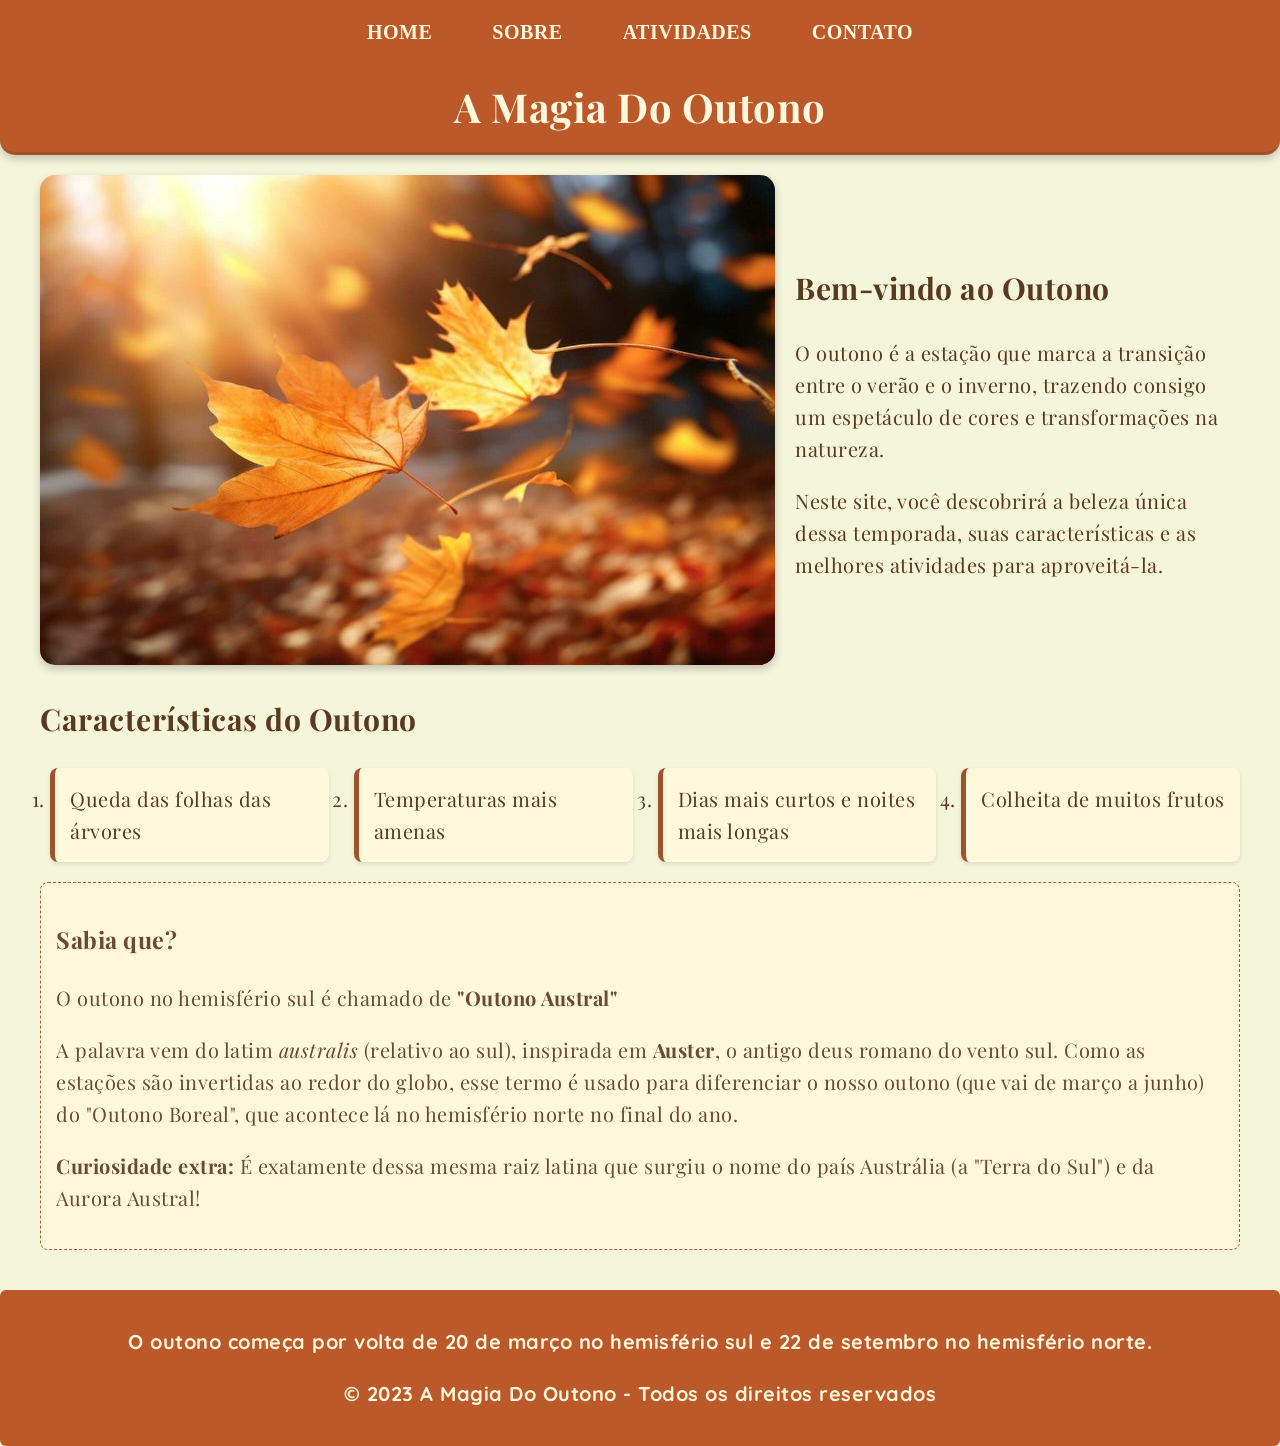
<file: index.html>
<!DOCTYPE html>
<html lang="pt-BR">

<head>
    <meta charset="UTF-8">
    <meta name="viewport" content="width=device-width, initial-scale=1.0">
    <title>Magia do Outono</title>
    <link rel="stylesheet" href="css/estilo.css">
    <link href="https://fonts.googleapis.com/css2?family=Playfair+Display:wght@400;700&display=swap" rel="stylesheet">
    <link
        href="https://fonts.googleapis.com/css2?family=Playfair+Display:wght@400;700&family=IM+Fell+English&family=Rye&family=EB+Garamond&family=Quicksand:wght@400;600&family=Pirata+One&display=swap"
        rel="stylesheet">
</head>

<body>

    <header>
        <nav>
            <ul>
                <li><a href="index.html">HOME</a></li>
                <li><a href="sobre.html">SOBRE</a></li>
                <li><a href="atividades.html">ATIVIDADES</a></li>
                <li><a href="contato.html">CONTATO</a></li>
            </ul>
        </nav>
        <h1>A Magia Do Outono</h1>
    </header>

    <main>
        <article>
            <section class="destaque">
                <img src="img/folhas.jpg" alt="Folhas de outono caindo">
                <div class="texto-destaque">
                    <h2>Bem-vindo ao Outono</h2>
                    <p>O outono é a estação que marca a transição entre o verão e o inverno, trazendo consigo um
                        espetáculo de cores e transformações na natureza.</p>
                    <p>Neste site, você descobrirá a beleza única dessa temporada, suas características e as melhores
                        atividades para aproveitá-la.</p>
                </div>
            </section>

            <section class="caracteristicas">
                <h2>Características do Outono</h2>
                <ol>
                    <li>Queda das folhas das árvores</li>
                    <li>Temperaturas mais amenas</li>
                    <li>Dias mais curtos e noites mais longas</li>
                    <li>Colheita de muitos frutos</li>
                </ol>
            </section>

            <aside class="curiosidade">
                <h3>Sabia que?</h3>
                <p>O outono no hemisfério sul é chamado de <strong>"Outono Austral"</strong></p>
                <p>
                    A palavra vem do latim <em>australis</em> (relativo ao sul), inspirada em <strong>Auster</strong>, o
                    antigo deus romano do vento sul. Como as estações são invertidas ao redor do globo, esse termo é
                    usado para diferenciar o nosso outono (que vai de março a junho) do "Outono Boreal", que acontece lá
                    no hemisfério norte no final do ano.
                </p>
                <p>
                    <strong>Curiosidade extra:</strong> É exatamente dessa mesma raiz latina que surgiu o nome do país
                    Austrália (a "Terra do Sul") e da Aurora Austral!
                </p>
            </aside>
        </article>
    </main>

    <footer>
        <p>O outono começa por volta de 20 de março no hemisfério sul e 22 de setembro no hemisfério norte.</p>
        <p>&copy; 2023 A Magia Do Outono - Todos os direitos reservados</p>
    </footer>
</body>

</html>
</file>
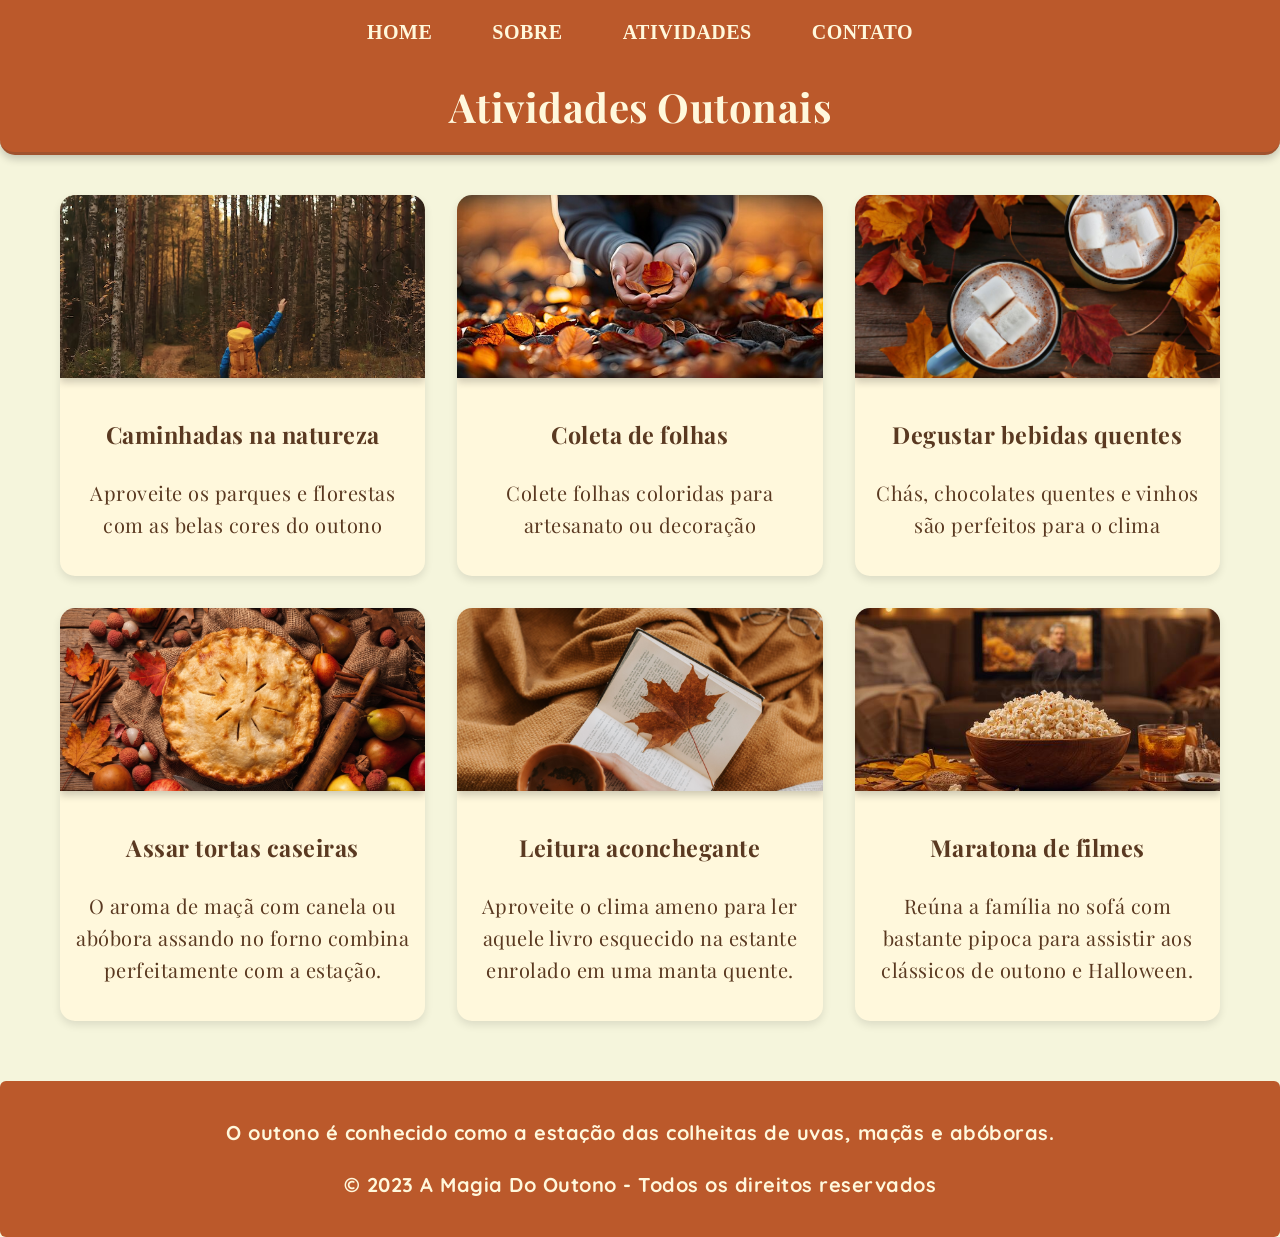
<file: atividades.html>
<!DOCTYPE html>
<html lang="pt-BR">

<head>
    <meta charset="UTF-8">
    <meta name="viewport" content="width=device-width, initial-scale=1.0">
    <title>Atividades de Outono</title>
    <link rel="stylesheet" href="css/estilo.css">
    <link
        href="https://fonts.googleapis.com/css2?family=Playfair+Display:wght@400;700&family=IM+Fell+English&family=Rye&family=EB+Garamond&family=Quicksand:wght@400;600&family=Pirata+One&display=swap"
        rel="stylesheet">
</head>

<body>
    <header>
        <nav>
            <ul>
                <li><a href="index.html">HOME</a></li>
                <li><a href="sobre.html">SOBRE</a></li>
                <li><a href="atividades.html">ATIVIDADES</a></li>
                <li><a href="contato.html">CONTATO</a></li>
            </ul>
        </nav>
        <h1>Atividades Outonais</h1>
    </header>
    <main>
        <div class="atividadesCards">
            <div class="card">
                <div class="imgCardDiv">
                    <img class="img" src="img/caminhada.jpg" alt="Caminhada no outono">
                </div>
                <div class="cardContent">
                    <h3>Caminhadas na natureza</h3>
                    <p>Aproveite os parques e florestas com as belas cores do outono</p>
                </div>
            </div>
            <div class="card">
                <div class="imgCardDiv">
                    <img class="img" src="img/coleta-folhas.jpg" alt="Coleta de folhas">
                </div>
                <div class="cardContent">
                    <h3>Coleta de folhas</h3>
                    <p>Colete folhas coloridas para artesanato ou decoração</p>
                </div>
            </div>
            <div class="card">
                <div class="imgCardDiv">
                    <img class="img" src="img/bebidas-quente.jpg" alt="Bebidas quentes">
                </div>
                <div class="cardContent">
                    <h3>Degustar bebidas quentes</h3>
                    <p>Chás, chocolates quentes e vinhos são perfeitos para o clima</p>
                </div>
            </div>
            <div class="card">
                <div class="imgCardDiv">
                    <img class="img" src="img/torta-maca.jpg" alt="Torta de maçã recém assada">
                </div>
                <div class="cardContent">
                    <h3>Assar tortas caseiras</h3>
                    <p>O aroma de maçã com canela ou abóbora assando no forno combina perfeitamente com a estação.</p>
                </div>
            </div>
            <div class="card">
                <div class="imgCardDiv">
                    <img class="img" src="img/leitura-aconchegante.jpg" alt="Pessoa lendo um livro com uma manta">
                </div>
                <div class="cardContent">
                    <h3>Leitura aconchegante</h3>
                    <p>Aproveite o clima ameno para ler aquele livro esquecido na estante enrolado em uma manta quente.
                    </p>
                </div>
            </div>
            <div class="card">
                <div class="imgCardDiv">
                    <img class="img" src="img/maratona-filmes.jpg" alt="Sessão de filmes com pipoca">
                </div>
                <div class="cardContent">
                    <h3>Maratona de filmes</h3>
                    <p>Reúna a família no sofá com bastante pipoca para assistir aos clássicos de outono e Halloween.
                    </p>
                </div>
            </div>
        </div>
    </main>

    <footer>
        <p>O outono é conhecido como a estação das colheitas de uvas, maçãs e abóboras.</p>
        <p>&copy; 2023 A Magia Do Outono - Todos os direitos reservados</p>
    </footer>
</body>

</html>
</file>
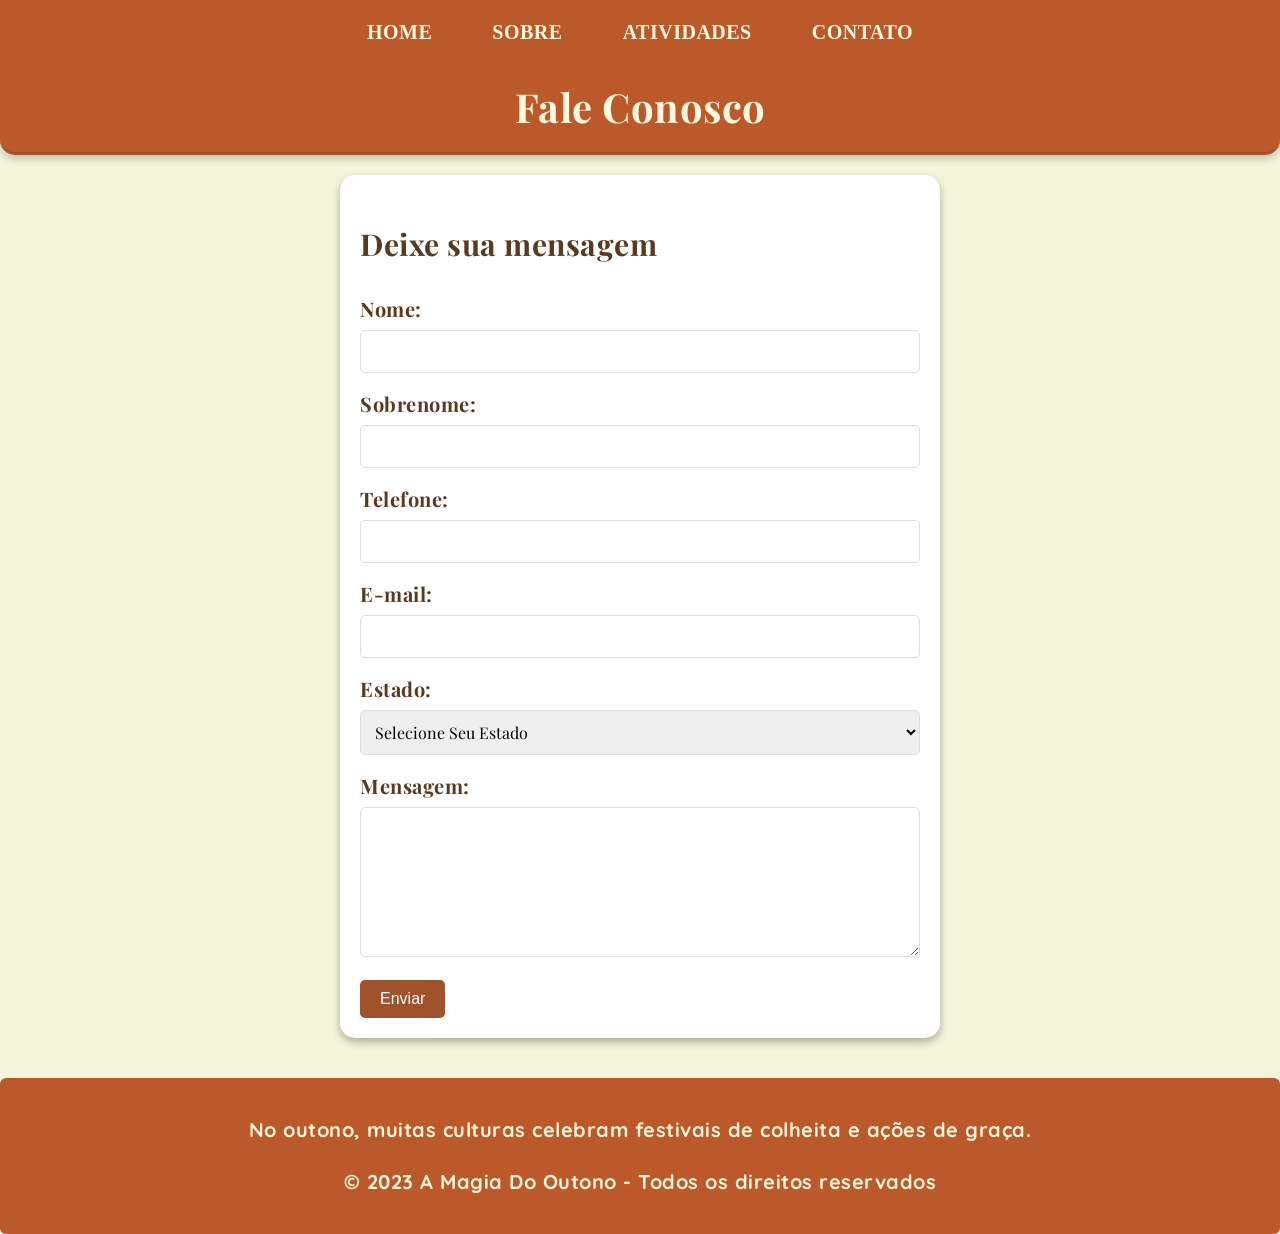
<file: contato.html>
<!DOCTYPE html>
<html lang="pt-BR">

<head>
    <meta charset="UTF-8">
    <meta name="viewport" content="width=device-width, initial-scale=1.0">
    <title>Contato</title>
    <link rel="stylesheet" href="css/estilo.css">
    <link
        href="https://fonts.googleapis.com/css2?family=Playfair+Display:wght@400;700&family=IM+Fell+English&family=Rye&family=EB+Garamond&family=Quicksand:wght@400;600&family=Pirata+One&display=swap"
        rel="stylesheet">
</head>

<body>
    <header>
        <nav>
            <ul>
                <li><a href="index.html">HOME</a></li>
                <li><a href="sobre.html">SOBRE</a></li>
                <li><a href="atividades.html">ATIVIDADES</a></li>
                <li><a href="contato.html">CONTATO</a></li>
            </ul>
        </nav>
        <h1>Fale Conosco</h1>
    </header>

    <main>
        <section class="formulario">
            <h2>Deixe sua mensagem</h2>
            <form action="recebe.php">
                <div class="form-group">
                    <label for="nome">Nome:</label>
                    <input type="text" id="nome" name="nome" required>
                </div>

                <div class="form-group">
                    <label for="sobrenome">Sobrenome:</label>
                    <input type="text" id="sobrenome" name="sobrenome" required>
                </div>

                <div class="form-group">
                    <label for="telefone">Telefone:</label>
                    <input type="tel" id="telefone" name="telefone">
                </div>

                <div class="form-group">
                    <label for="email">E-mail:</label>
                    <input type="email" id="email" name="email" required>
                </div>

                <div class="form-group">
                    <label for="estado">Estado:</label>
                    <select>
                        <option value="estado">Selecione Seu Estado</option>
                        <option value="acre">Acre</option>
                        <option value="alagoas">Alagoas</option>
                        <option value="amapa">Amapá</option>
                        <option value="amazonas">Amazonas</option>
                        <option value="bahia">Bahia</option>
                        <option value="ceara">Ceará</option>
                        <option value="distrito_federal">Distrito Federal</option>
                        <option value="espirito_santo">Espírito Santo</option>
                        <option value="goias">Goiás</option>
                        <option value="maranhao">Maranhão</option>
                        <option value="mato_grosso">Mato Grosso</option>
                        <option value="mato_grosso_do_sul">Mato Grosso do Sul</option>
                        <option value="minas_gerais">Minas Gerais</option>
                        <option value="para">Pará</option>
                        <option value="paraiba">Paraíba</option>
                        <option value="parana">Paraná</option>
                        <option value="pernambuco">Pernambuco</option>
                        <option value="piaui">Piauí</option>
                        <option value="rio_de_janeiro">Rio de Janeiro</option>
                        <option value="rio_grande_do_norte">Rio Grande do Norte</option>
                        <option value="rio_grande_do_sul">Rio Grande do Sul</option>
                        <option value="rondonia">Rondônia</option>
                        <option value="roraima">Roraima</option>
                        <option value="santa_catarina">Santa Catarina</option>
                        <option value="sao_paulo">São Paulo</option>
                        <option value="sergipe">Sergipe</option>
                        <option value="tocantins">Tocantins</option>
                    </select>

                </div>

                <div class="form-group">
                    <label for="mensagem">Mensagem:</label>
                    <textarea id="mensagem" name="mensagem" rows="5" required></textarea>
                </div>

                <button type="submit">Enviar</button>
            </form>
        </section>
    </main>

    <footer>
        <p>No outono, muitas culturas celebram festivais de colheita e ações de graça.</p>
        <p>&copy; 2023 A Magia Do Outono - Todos os direitos reservados</p>
    </footer>
</body>

</html>
</file>
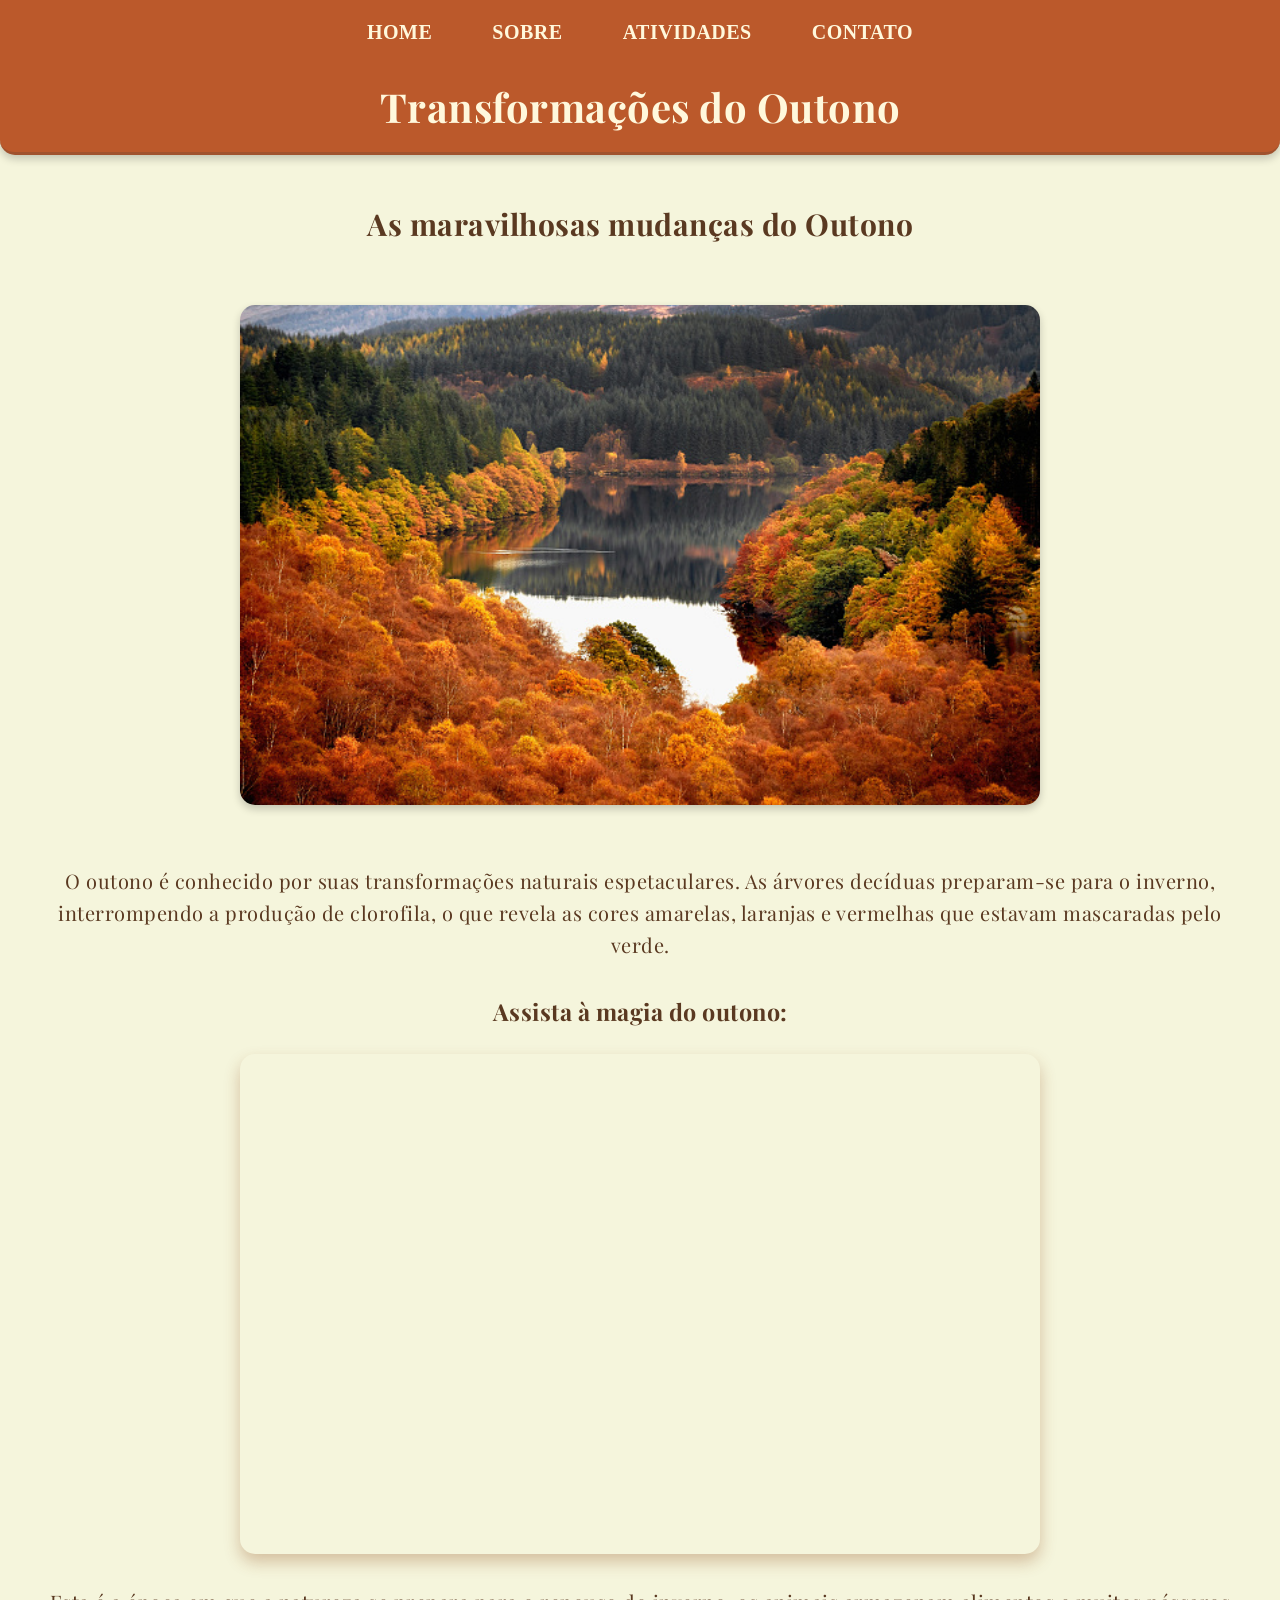
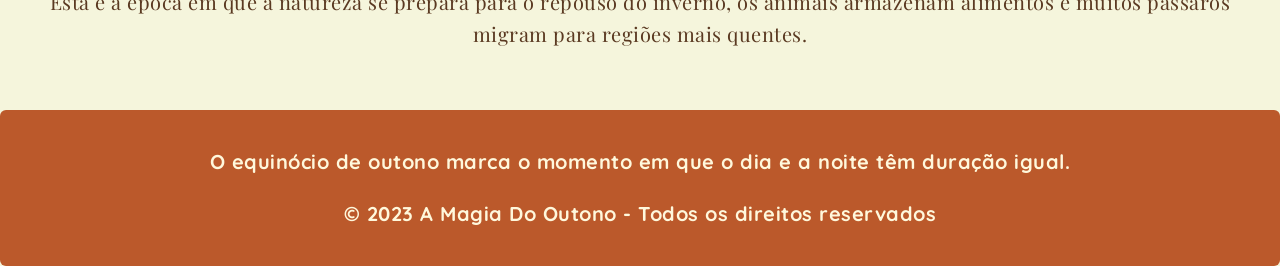
<file: sobre.html>
<!DOCTYPE html>
<html lang="pt-BR">
<head>
    <meta charset="UTF-8">
    <meta name="viewport" content="width=device-width, initial-scale=1.0">
    <title>Sobre o Outono</title>
    <link rel="stylesheet" href="css/estilo.css">
    <link href="https://fonts.googleapis.com/css2?family=Playfair+Display:wght@400;700&family=IM+Fell+English&family=Rye&family=EB+Garamond&family=Quicksand:wght@400;600&family=Pirata+One&display=swap" rel="stylesheet">
</head>

<body>

    <header>
        <nav>
            <ul>
                <li><a href="index.html">HOME</a></li>
                <li><a href="sobre.html">SOBRE</a></li>
                <li><a href="atividades.html">ATIVIDADES</a></li>
                <li><a href="contato.html">CONTATO</a></li>
            </ul>
        </nav>
        <h1>Transformações do Outono</h1>
    </header>

    <main>
        <section class="destaque2">
            <h2>As maravilhosas mudanças do Outono</h2>
            <img src="img/paisagem-outono.jpg" alt="Paisagem de outono">
            <p>O outono é conhecido por suas transformações naturais espetaculares. As árvores decíduas preparam-se para o inverno, interrompendo a produção de clorofila, o que revela as cores amarelas, laranjas e vermelhas que estavam mascaradas pelo verde.</p>
            
            <div class="video-outonal">
                <h3>Assista à magia do outono:</h3>
                <div class="video-container">
                        <iframe  src="https://www.youtube.com/embed/JNKJ_ODxqlU" 
                        title="AUTUMN Tree COLOR CHANGE Time Lapse" 
                        frameborder="0" 
                        allow="accelerometer; autoplay; clipboard-write; encrypted-media; gyroscope; picture-in-picture; web-share"
                        referrerpolicy="strict-origin-when-cross-origin" 
                        allowfullscreen>
                        </iframe>
                </div>
            </div>
            
            <p>Esta é a época em que a natureza se prepara para o repouso do inverno, os animais armazenam alimentos e muitos pássaros migram para regiões mais quentes.</p>
        </section>
    </main>

    <footer>
        <p>O equinócio de outono marca o momento em que o dia e a noite têm duração igual.</p>
        <p>&copy; 2023 A Magia Do Outono - Todos os direitos reservados</p>
    </footer>
</body>
</html>
</file>
<file: css/estilo.css>
/* CSS padrao de todas as paginas */

::-webkit-scrollbar {
    display: none;
}

body {
    font-family: 'Playfair Display', serif;
    margin: 0;
    padding: 0;
    background-color: #f5f5dc;
    color: #5a3921;
    line-height: 1.6;
    text-align: left;
    letter-spacing: 0.5px;
    scrollbar-width: none;
    -ms-overflow-style: none;
    font-size: 20px;
}

header {
    background-color: #bb592b;
    height: 120px;
    color: #fff8dc;
    padding: 1rem;
    text-align: center;
    border-bottom: 3px solid #a0522d;
    border-radius: 0 0 15px 15px;
    box-shadow: 0 4px 8px rgba(0, 0, 0, 0.2);
}

@media (max-width: 760px) {
    header {
        background-color: #bb592b;
        height: auto;
        color: #fff8dc;
        padding: 1rem;
        text-align: center;
        border-bottom: 3px solid #a0522d;
        border-radius: 0 0 15px 15px;
        box-shadow: 0 4px 8px rgba(0, 0, 0, 0.2);
    }

    h1 {
        display: none;
    }
}

nav ul {
    list-style-type: none;
    padding: 0;
    display: flex;
    justify-content: center;
    margin: 0;
    border-radius: 8px;
}

nav li {
    margin: 0 15px;
    font-weight: bold;
    font-family: 'IM Fell English', serif;
}

nav a {
    color: #fff8dc;
    text-decoration: none;
    padding: 10px 15px;
    border-radius: 5px;
    transition: background-color 0.3s;
    cursor: pointer;
}

nav a:hover {
    background-color: #8b4513;
    text-shadow: 1px 1px 2px rgba(0, 0, 0, 0.3);
}

main {
    padding: 20px;
    max-width: 1200px;
    margin: 0 auto;
    position: relative;
}

footer {
    background-color: #bb592b;
    color: #fff8dc;
    text-align: center;
    padding: 1rem;
    margin-top: 20px;
    border-radius: 6px;
    font-family: 'Quicksand', sans-serif;
    font-weight: bold;

}

/* CSS do index */

.destaque {
    display: flex;
    flex-wrap: wrap;
    align-items: center;
    margin-bottom: 30px;
    gap: 20px;
}

img {
    flex: 1;
    border-radius: 15px;
    box-shadow: 0 4px 8px rgba(0, 0, 0, 0.2);
    transition: transform 0.3s ease-in-out;
}

img:hover {
    transform: scale(1.02);
}

.texto-destaque {
    flex: 1;
    min-width: 300px;
}

.caracteristicas ol {
    padding: 0;
    display: grid;
    grid-template-columns: repeat(auto-fit, minmax(250px, 1fr));
    gap: 15px;
}

.caracteristicas li {
    background-color: #fff8dc;
    padding: 15px;
    margin-left: 10px;
    border-radius: 8px;
    box-shadow: 0 2px 4px rgba(0, 0, 0, 0.1);
    border-left: 5px solid #a0522d;
}

.curiosidade {
    background-color: #fff8dc;
    padding: 15px;
    border-radius: 8px;
    margin-top: 20px;
    border: 1px dashed #a0522d;
    opacity: 0.9;
}

/* CSS do sobre */

.destaque2 {
    text-align: center;
}

.destaque2 img {
    width: 100%;
    height: 500px;
    margin: 2rem auto;
    max-width: 800px;
}

.video-outonal {
    margin: 2rem auto;
    max-width: 800px;
    text-align: center;
}

.video-container {
    border-radius: 15px;
    overflow: hidden;
    box-shadow: 0 8px 16px rgba(139, 69, 19, 0.3);
}

.video-container iframe {
    width: 100%;
    height: 500px;
    display: block;
}

/* CSS do Atividades */

.atividadesCards {
    display: grid;
    grid-template-columns: repeat(auto-fit, minmax(350px, 1fr));
    gap: 2rem;
    overflow: hidden;
    padding: 20px;
}

.atividadesCards .card {
    text-align: center;
    background-color: #fff8dc;
    border-radius: 15px;
    box-shadow: 0 4px 8px rgba(0, 0, 0, 0.1);
    overflow: hidden;
    width: 100%;
    max-width: 800px;
}

.cardContent {
    padding: 15px;
}

.imgCardDiv img {
    width: 100%;
    height: 100%;
    object-fit: cover;
    display: block;
    border-radius: 0px;
    transition: transform 0.3s ease-in-out;
    aspect-ratio: 16 / 8
}

/* CSS do Contato */

.formulario {
    max-width: 600px;
    margin: auto;
    background-color: #ffffff;
    padding: 20px;
    border-radius: 15px;
    box-shadow: 0 4px 8px rgba(0, 0, 0, 0.3);
}

.form-group {
    margin-bottom: 15px;
}

.formulario,
.formulario input,
.formulario textarea,
.formulario select,
.formulario button {
    box-sizing: border-box;
}

label {
    display: block;
    margin-bottom: 5px;
    font-weight: bold;
}

input,
textarea,
select {
    width: 100%;
    padding: 10px;
    border: 1px solid #ddd;
    border-radius: 5px;
    font-family: inherit;
    font-size: 16px;
}

textarea {
    height: 150px;
}

button {
    background-color: #a0522d;
    ;
    color: white;
    border: none;
    padding: 10px 20px;
    border-radius: 5px;
    cursor: pointer;
    font-size: 16px;
    transition: background-color 0.3s;
    width: auto;
    display: inline-block;
}

button:hover {
    background-color: #8b4513;
}

/* Responsividade */

@media (max-width: 768px) {
    nav ul {
        flex-direction: column;
    }

    nav li {
        margin: 5px 0;
    }

    .destaque {
        flex-direction: column;
    }

    .destaque img {
        width: 100%;
    }

    .atividadesCards {
        display: grid;
        grid-template-columns: repeat(auto-fit, minmax(280px, 1fr));
        gap: 2rem;
        overflow: hidden;
        padding: 10px;
    }
}
</file>
